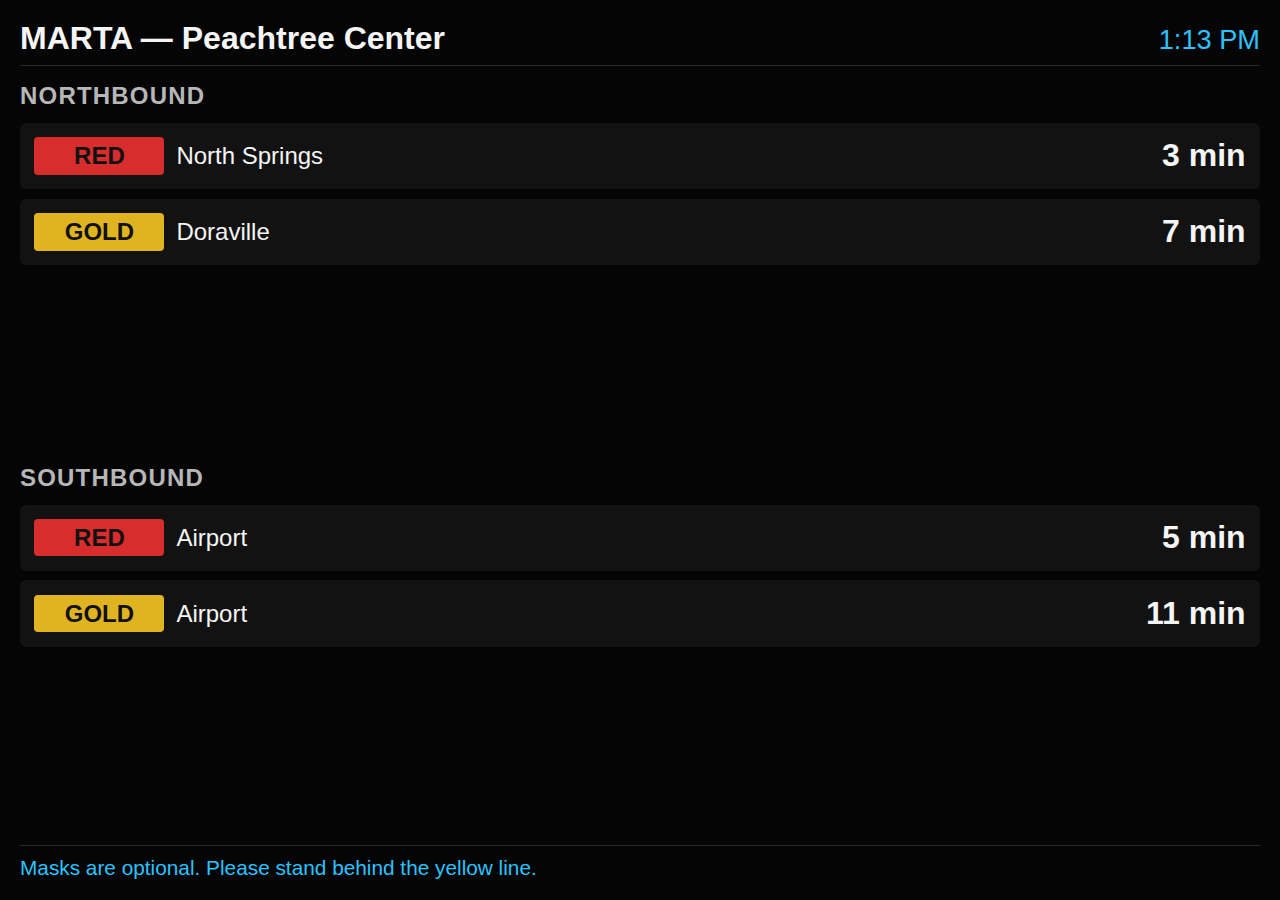
<file: index.html>
<!doctype html>
<html lang="en">
  <head>
    <meta charset="UTF-8" />
    <meta name="viewport" content="width=device-width, initial-scale=1.0" />
    <title>MARTA Board</title>
    <link rel="stylesheet" href="styles.css" />
  </head>
  <body>
    <main class="board">
      <header class="board__header">
        <h1 id="station-name">MARTA — Peachtree Center</h1>
        <div id="clock" class="clock"></div>
      </header>

      <section class="column">
        <h2>NORTHBOUND</h2>
        <div id="northbound" class="arrivals"></div>
      </section>

      <section class="column">
        <h2>SOUTHBOUND</h2>
        <div id="southbound" class="arrivals"></div>
      </section>

      <footer class="ticker-wrap">
        <div id="alert" class="ticker"></div>
      </footer>
    </main>

    <script src="app.js" type="module"></script>
  </body>
</html>
</file>
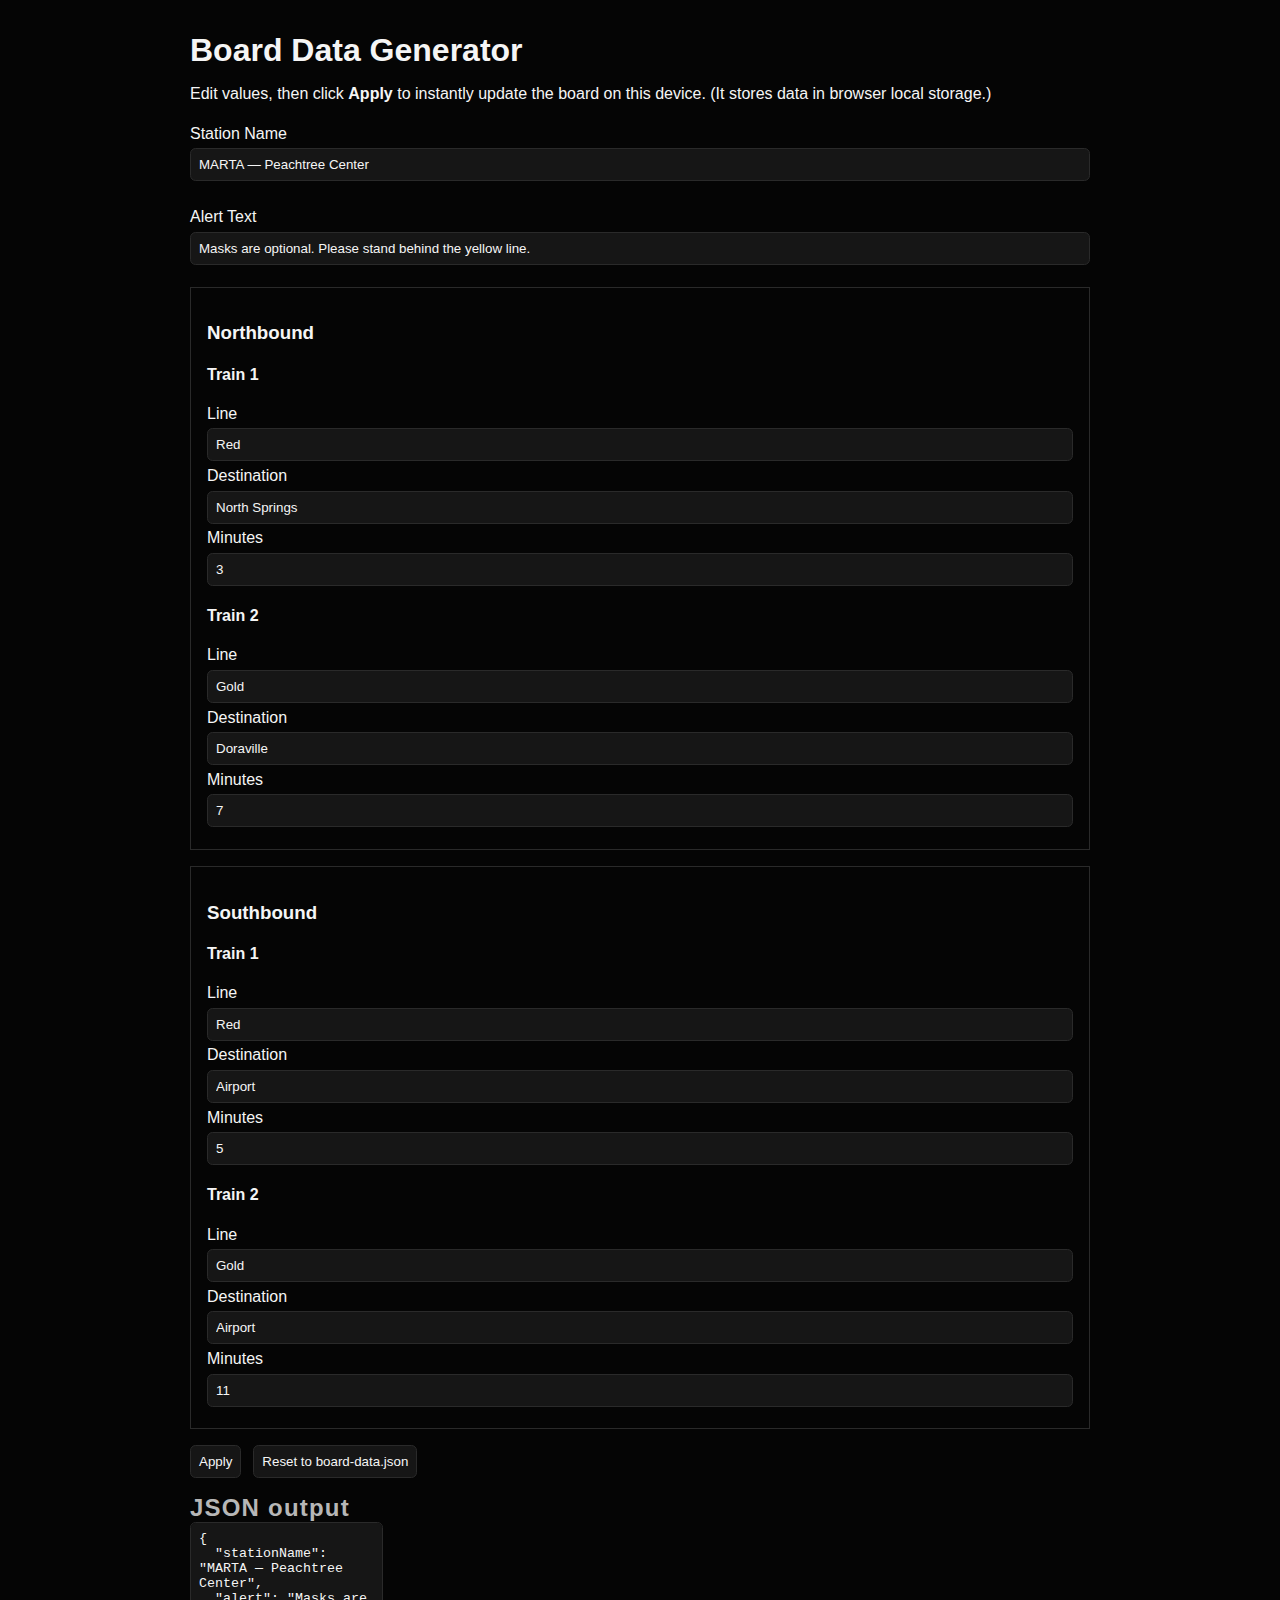
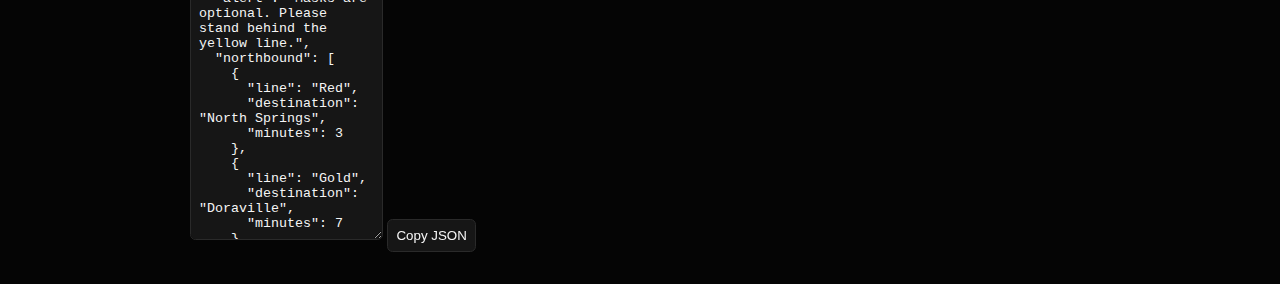
<file: admin.html>
<!doctype html>
<html lang="en">
  <head>
    <meta charset="UTF-8" />
    <meta name="viewport" content="width=device-width, initial-scale=1.0" />
    <title>MARTA Board Admin</title>
    <link rel="stylesheet" href="styles.css" />
  </head>
  <body class="admin-page">
    <main class="admin">
      <h1>Board Data Generator</h1>
      <p>
        Edit values, then click <strong>Apply</strong> to instantly update the board on this device.
        (It stores data in browser local storage.)
      </p>

      <form id="admin-form" class="admin-form"></form>

      <div class="admin-actions">
        <button id="apply-btn" type="button">Apply</button>
        <button id="reset-btn" type="button">Reset to board-data.json</button>
      </div>

      <h2>JSON output</h2>
      <textarea id="json-output" rows="20" spellcheck="false"></textarea>
      <button id="copy-btn" type="button">Copy JSON</button>
    </main>

    <script src="admin.js" type="module"></script>
  </body>
</html>
</file>
<file: styles.css>
:root {
  color-scheme: dark;
  --bg: #050505;
  --panel: #121212;
  --line-red: #d82d2d;
  --line-gold: #e0b420;
  --text-main: #f5f5f5;
  --text-subtle: #b7b7b7;
  --accent: #2ac3ff;
  font-family: "Inter", "Segoe UI", sans-serif;
}

* {
  box-sizing: border-box;
}

body {
  margin: 0;
  background: var(--bg);
  color: var(--text-main);
}

.board {
  min-height: 100vh;
  display: grid;
  grid-template-rows: auto 1fr 1fr auto;
  gap: 1rem;
  padding: 1.25rem;
}

.board__header {
  display: flex;
  justify-content: space-between;
  align-items: baseline;
  border-bottom: 1px solid #2a2a2a;
  padding-bottom: 0.5rem;
}

h1,
h2 {
  margin: 0;
}

h2 {
  color: var(--text-subtle);
  letter-spacing: 0.05em;
}

.clock {
  font-size: 1.7rem;
  color: var(--accent);
}

.arrivals {
  margin-top: 0.8rem;
  display: grid;
  gap: 0.6rem;
}

.arrival {
  display: grid;
  grid-template-columns: 130px 1fr auto;
  align-items: center;
  gap: 0.75rem;
  background: var(--panel);
  border-radius: 0.4rem;
  padding: 0.9rem;
  font-size: 1.5rem;
}

.badge {
  text-transform: uppercase;
  font-weight: 700;
  border-radius: 0.25rem;
  color: #111;
  padding: 0.3rem 0.5rem;
  text-align: center;
}

.badge--red {
  background: var(--line-red);
}

.badge--gold {
  background: var(--line-gold);
}

.min {
  font-weight: 700;
  font-size: 2rem;
}

.ticker-wrap {
  overflow: hidden;
  white-space: nowrap;
  border-top: 1px solid #2a2a2a;
  padding-top: 0.6rem;
}

.ticker {
  display: inline-block;
  animation: slide 18s linear infinite;
  color: var(--accent);
  font-size: 1.3rem;
}

@keyframes slide {
  from {
    transform: translateX(100%);
  }
  to {
    transform: translateX(-100%);
  }
}

.admin-page {
  padding: 2rem;
}

.admin {
  max-width: 900px;
  margin: auto;
}

.admin-form {
  display: grid;
  gap: 1rem;
}

.fieldset {
  border: 1px solid #2a2a2a;
  padding: 1rem;
}

label {
  display: grid;
  gap: 0.35rem;
  margin: 0.35rem 0;
}

input,
textarea,
button {
  background: #161616;
  color: var(--text-main);
  border: 1px solid #2a2a2a;
  border-radius: 0.35rem;
  padding: 0.5rem;
}

button {
  cursor: pointer;
}


.admin-actions {
  display: flex;
  gap: 0.75rem;
  margin: 1rem 0;
}
</file>
